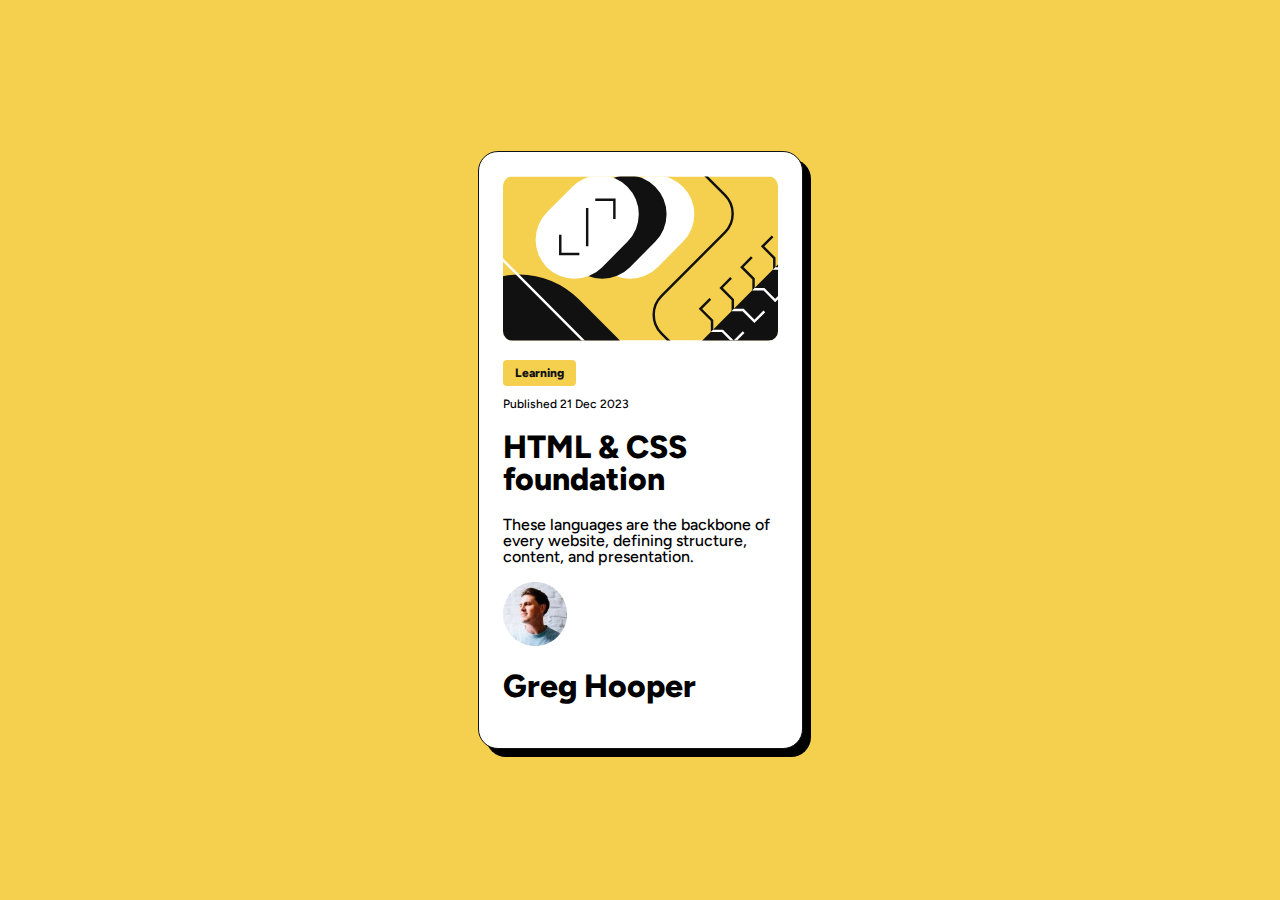
<file: index.html>
<!DOCTYPE html>
<html lang="en">
<head>
    <meta charset="UTF-8">
    <meta name="viewport" content="width=device-width, initial-scale=1.0">
    <meta http-equiv="X-UA-Compatible" content="ie=edge">
    <meta name="author" content="Heath Babb">
    <link rel="stylesheet" href="css/styles.css">
    <title>Frontend Mentor | Blog preview card</title>
</head>
<body>
    <main class="container">
        <section class="card">
            <header class="card-header">
                <img class="card-header_img" src="assets/images/illustration-article.svg" alt="card image" />
            </header>
            <article class="card-article">
                <div class="tag">
                    <h2 class="category">Learning</h2>
                </div>
                <h3 class="published">Published 21 Dec 2023</h3>
                <h1 class="title">HTML & CSS foundation</h1>
                <p class="description">
                    These languages are the backbone of every website, defining structure, content, and presentation.
                </p>
            </article>
            <footer class="card-footer">
                <div class="author">
                    <img class="avatar" src="assets/images/image-avatar.webp" alt="avatar" />
                    <h1 class="name">Greg Hooper</h1>
                </div>
            </footer>
        </section>
    </main>
</body>
</html>
</file>
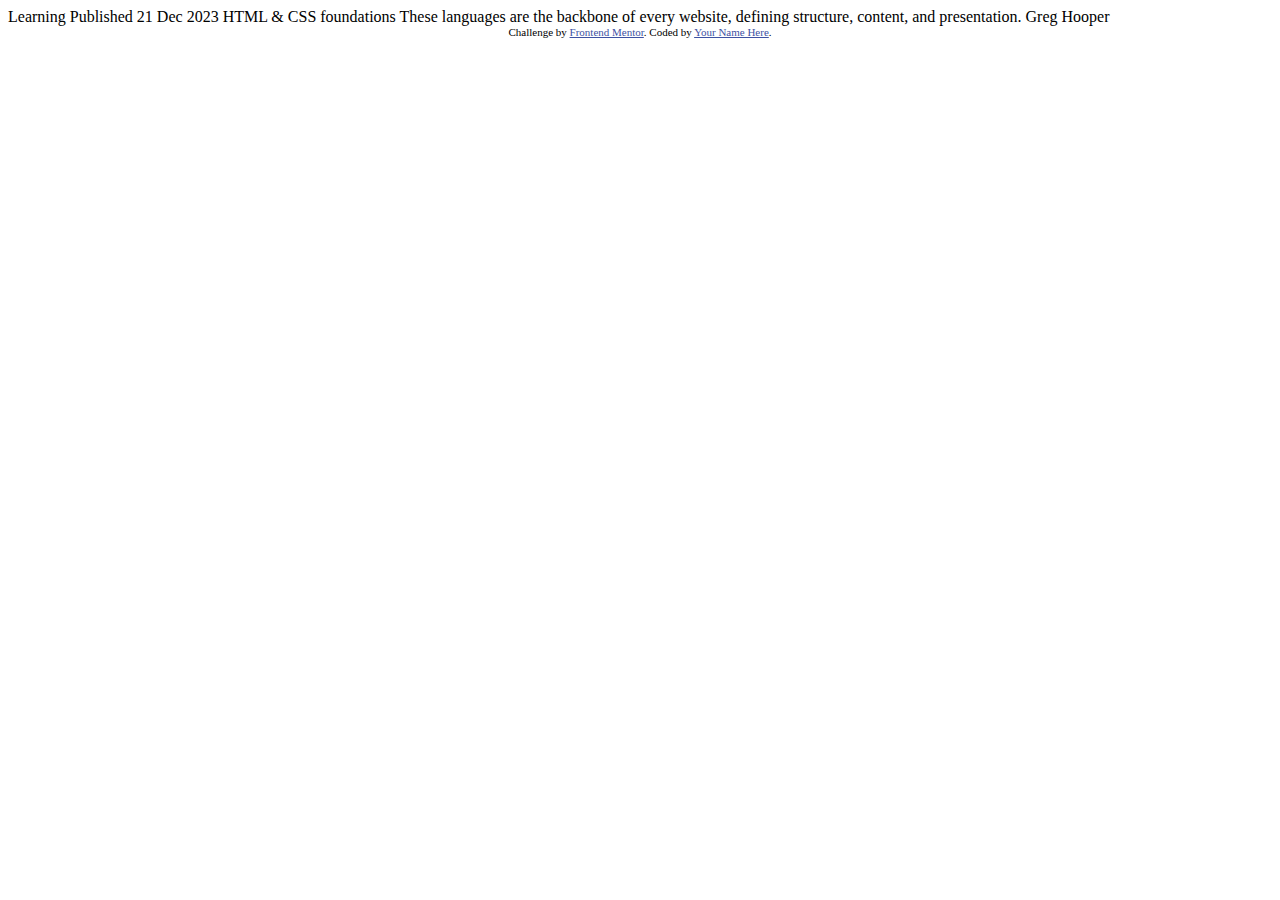
<file: _designFiles/blog-preview-card-main/index.html>
<!DOCTYPE html>
<html lang="en">
<head>
  <meta charset="UTF-8">
  <meta name="viewport" content="width=device-width, initial-scale=1.0"> <!-- displays site properly based on user's device -->

  <link rel="icon" type="image/png" sizes="32x32" href="../../assets/images/favicon-32x32.png">
  
  <title>Frontend Mentor | Blog preview card</title>

  <!-- Feel free to remove these styles or customise in your own stylesheet 👍 -->
  <style>
    .attribution { font-size: 11px; text-align: center; }
    .attribution a { color: hsl(228, 45%, 44%); }
  </style>
</head>
<body>

  Learning

  Published 21 Dec 2023

  HTML & CSS foundations

  These languages are the backbone of every website, defining structure, content, and presentation.

  Greg Hooper
  
  <div class="attribution">
    Challenge by <a href="https://www.frontendmentor.io?ref=challenge" target="_blank">Frontend Mentor</a>. 
    Coded by <a href="#">Your Name Here</a>.
  </div>
</body>
</html>
</file>
<file: css/styles.css>
@font-face {
    font-family: 'Figtree';
    src: url('../assets/fonts/Figtree-VariableFont_wght.ttf') format('truetype');
    font-weight: 800;
    font-style: normal;
}

@font-face {
    font-family: 'Figtree';
    src: url('../assets/fonts/Figtree-VariableFont_wght.ttf') format('truetype');
    font-weight: 500;
    font-style: normal;
}

:root {
    /*Design Colors*/
    --c-yellow: hsl(47, 88%, 63%);
    --c-white: hsl(0, 0%, 100%);
    --c-gray-950: hsl(0, 0%, 7%);
    --c-gray-500: hsl(0, 0%, 42%);

    /*Design Typography*/
    --f-bold: 800;
    --f-normal: 500;
}

/*SECTION Reset*/
* {
    box-sizing: border-box;
    -webkit-font-smoothing: antialiased;
    -moz-osx-font-smoothing: grayscale;
}

html, body {
    margin: 0;
    padding: 0;
    font: inherit;
    font-size: 100%;
    vertical-align: baseline;
    background-color: var(--c-yellow);
    display: flex;
    justify-content: center;
    align-items: center;
    min-height: 100vh;
}

body {
    line-height: 1;
    font-family: 'Figtree', sans-serif;
}

/*Section layout styles*/
.card {
    width: 100%;
    max-width: 325px;
    background-color: var(--c-white);
    border: 1px solid var(--c-gray-950);
    border-radius: 20px;
    padding: 24px;
    margin: 20px;
    box-shadow: 8px 8px 0 0 #000;
    display: flex;
    flex-direction: column;
    justify-content: space-between;
    overflow: hidden;
}

.card-header_img {
    width: 100%;
    height: 100%;
    object-fit: cover;
    object-position: center;
    border-radius: 10px;
    margin-bottom: 16px;
}

.tag {
    max-width: 73px;
    max-height: 26px;
    background-color: var(--c-yellow);
    border-radius: 4px;
    padding: 4px 12px;
    display: flex;
    justify-content: center;
    align-items: center;
}

.category {
    color: var(--c-gray-950);
    font-weight: var(--f-bold);
    font-size: 12px;
}

.published {
    font-weight: var(--f-normal);
    font-size: 12px;
}

/*Media queries*/
@media (min-width: 1440px) {}
</file>
